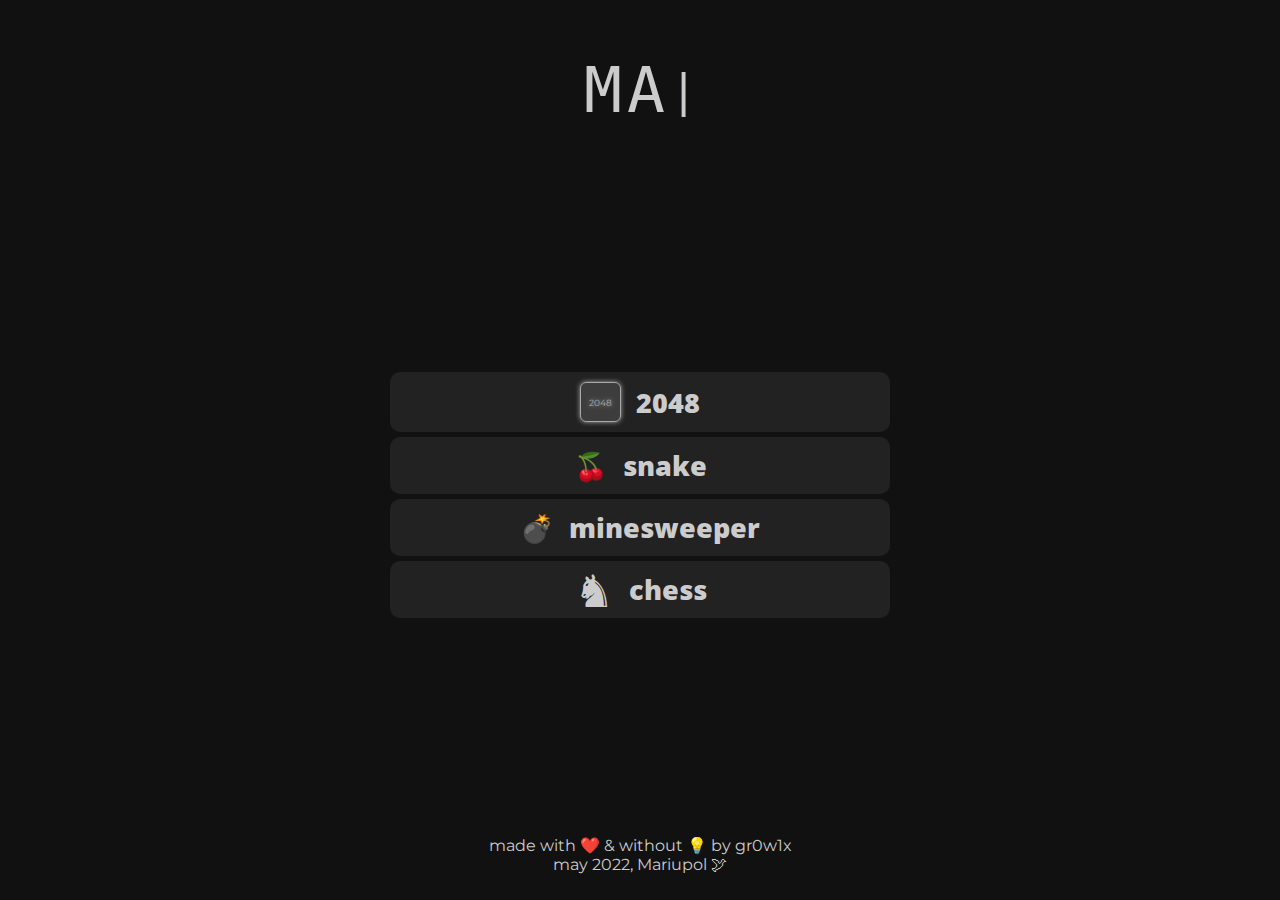
<file: index.html>
<!DOCTYPE html>
<html>
    <head>
        <meta charset="UTF-8">
        <meta name="viewport" content="width=device-width, initial-scale=1.0">
        <title>Mariupolio</title>
        <link rel="stylesheet" href="styles/common.css">
        <link rel="stylesheet" href="styles/main.css">
        <link rel="stylesheet" href="pages/games/2048/styles/2048.css">
    </head>
    <body class="flex flex-vertical flex-center">
        <header class="flex flex-fill no-select">
            <div id="logo" class="logo flex flex-center"></div>
        </header>
        <main class="flex flex-vertical flex-center">
            <div id="game-items" class="flex flex-vertical flex-center list-items">
            </div>
        </main>
        <footer class="flex flex-fill">
            <img>
            <div class="flex flex-vertical flex-center">
                <div>made with ❤️ & without 💡 by gr0w1x</div>
                <div>may 2022, Mariupol 🕊</div>
            </div>
            <img>
        </footer>
        <script src="scripts/games.js"></script>
        <script src="scripts/logo.js"></script>
        <script src="scripts/main.js"></script>
    </body>
</html>
</file>
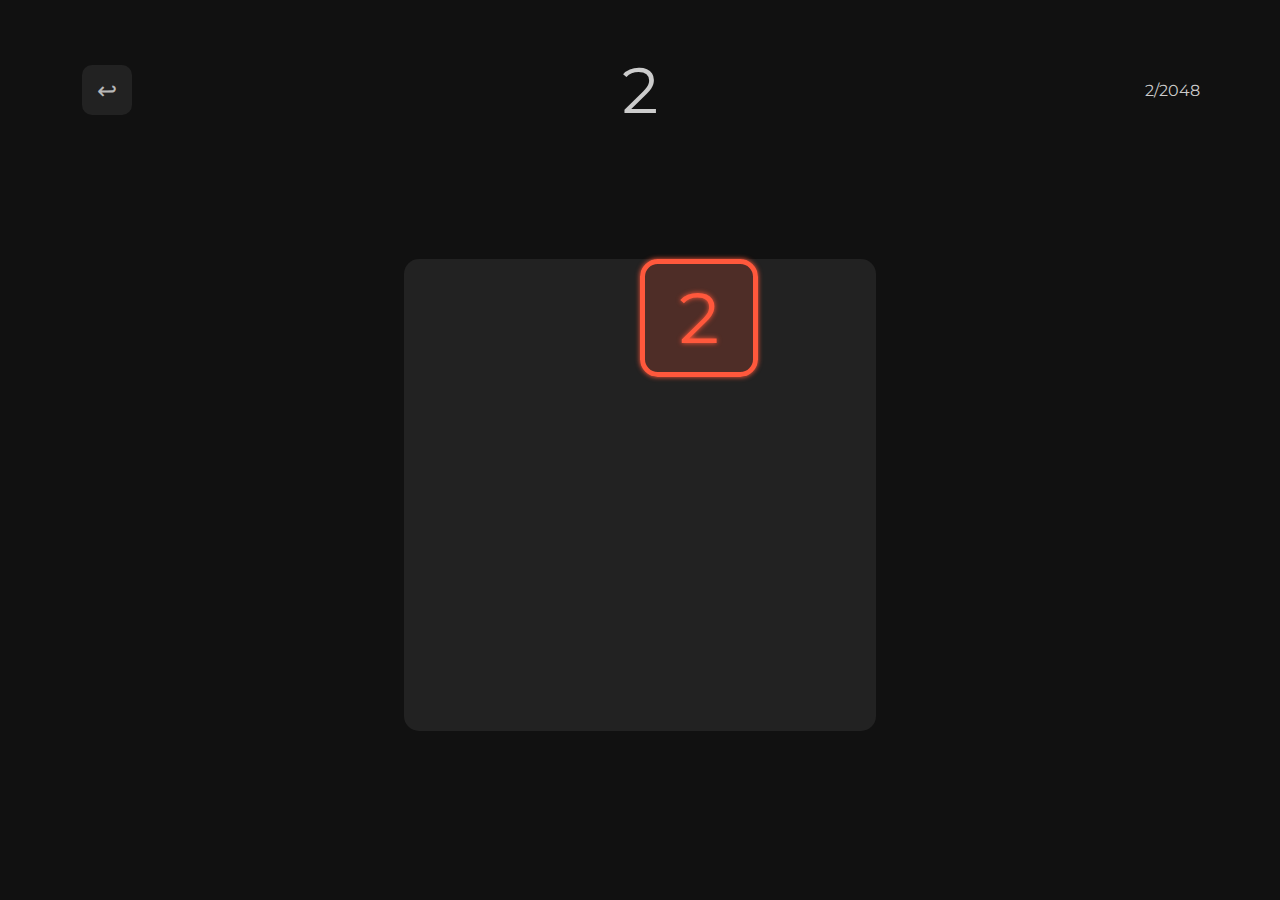
<file: pages/games/2048/game.html>
<!DOCTYPE html>
<html lang="en">
    <head>
        <meta charset="UTF-8">
        <meta name="viewport" content="width=device-width, initial-scale=1.0">
        <title>2048</title>
        <link rel="stylesheet" href="../../../styles/common.css">
        <link rel="stylesheet" href="./styles/2048.css">
    </head>
    <body class="game flex flex-vertical">
        <header class="interface-panel">
            <a class="text-link" href="../../../index.html">
                <button class="button-rect">↩</button>
            </a>
            <div id="score" class="no-select"></div>
            <div id="goal" class="no-select"></div>
        </header>
        <main class="flex flex-center">
            <div id="board"></div>
        </main>
        <footer class="flex flex-horizontal flex-center">
            <button id="retry" hidden>RETRY</button>
            <button id="save" hidden>SAVE</button>
        </footer>
        <script src="./scripts/game.js"></script>
    </body>
</html>
</file>
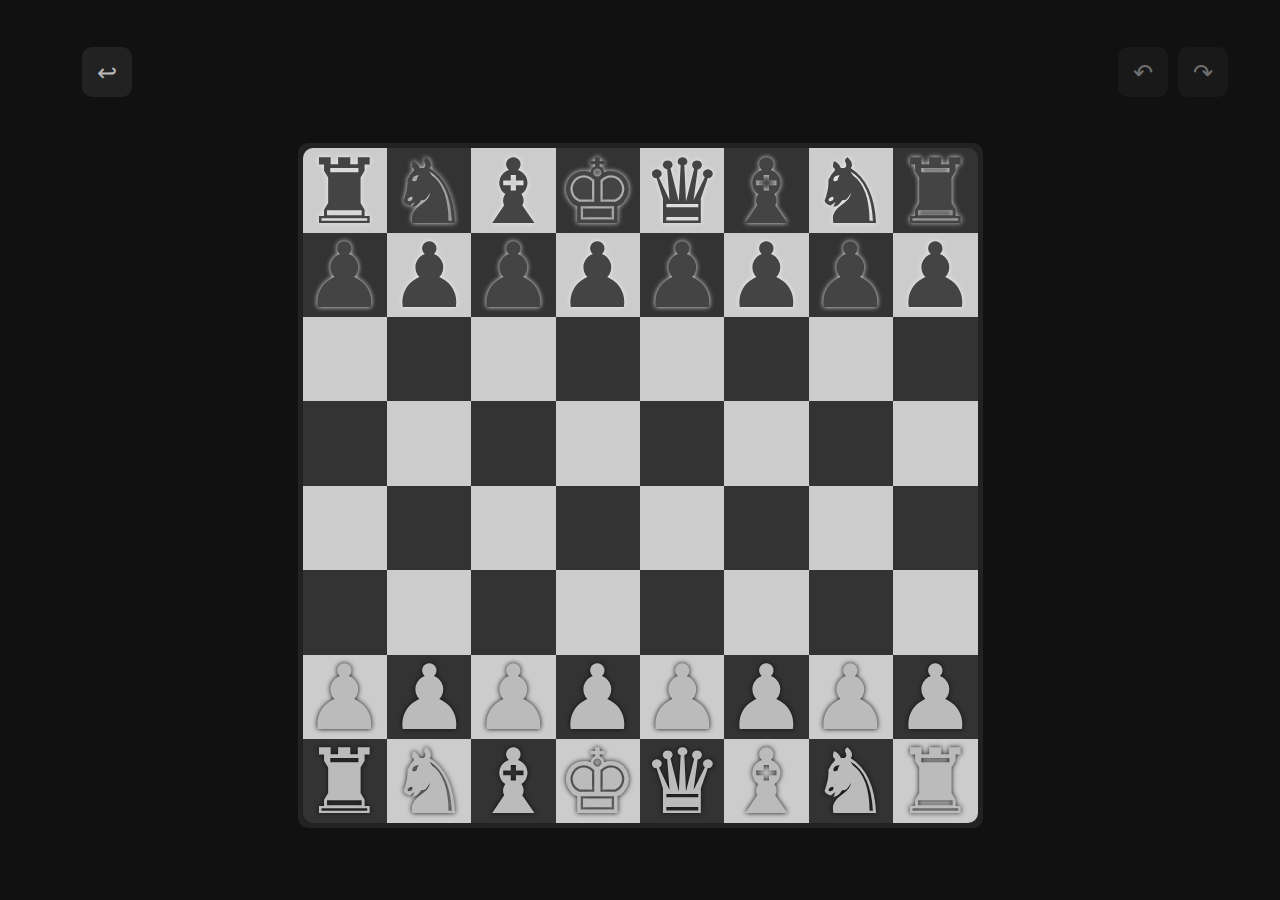
<file: pages/games/chess/game.html>
<!DOCTYPE html>
<html lang="en">
    <head>
        <meta charset="UTF-8">
        <meta name="viewport" content="width=device-width, initial-scale=1.0">
        <title>Chess</title>
        <link rel="stylesheet" href="../../../styles/common.css">
        <link rel="stylesheet" href="styles/chess.css">
    </head>
    <body class="game flex flex-vertical">
        <header class="interface-panel">
            <a class="text-link" href="../../../index.html">
                <button class="button-rect">↩</button>
            </a>
            <div></div>
            <div id="history" class="flex">
                <button id="undo" class="button-rect"><span>↶</span></button>
                <button id="redo" class="button-rect">↷</button>
            </div>
        </header>
        <main class="flex flex-center no-select">
            <div id="board-wrapper">
                <div id="board"></div>
            </div>
        </main>
        <footer class="flex flex-center">
            <div id="state" class="no-select"></div>
        </footer>
        <div class="modal flex flex-center flex-vertical" id="promote" hidden>
            <h1>Promote to</h1>
            <div class="content flex flex-horizontal" id="promote-options"></div>
        </div>
        <script src="scripts/tools.js"></script>
        <script src="scripts/game.js"></script>
        <script src="scripts/view.js"></script>
    </body>
</html>
</file>
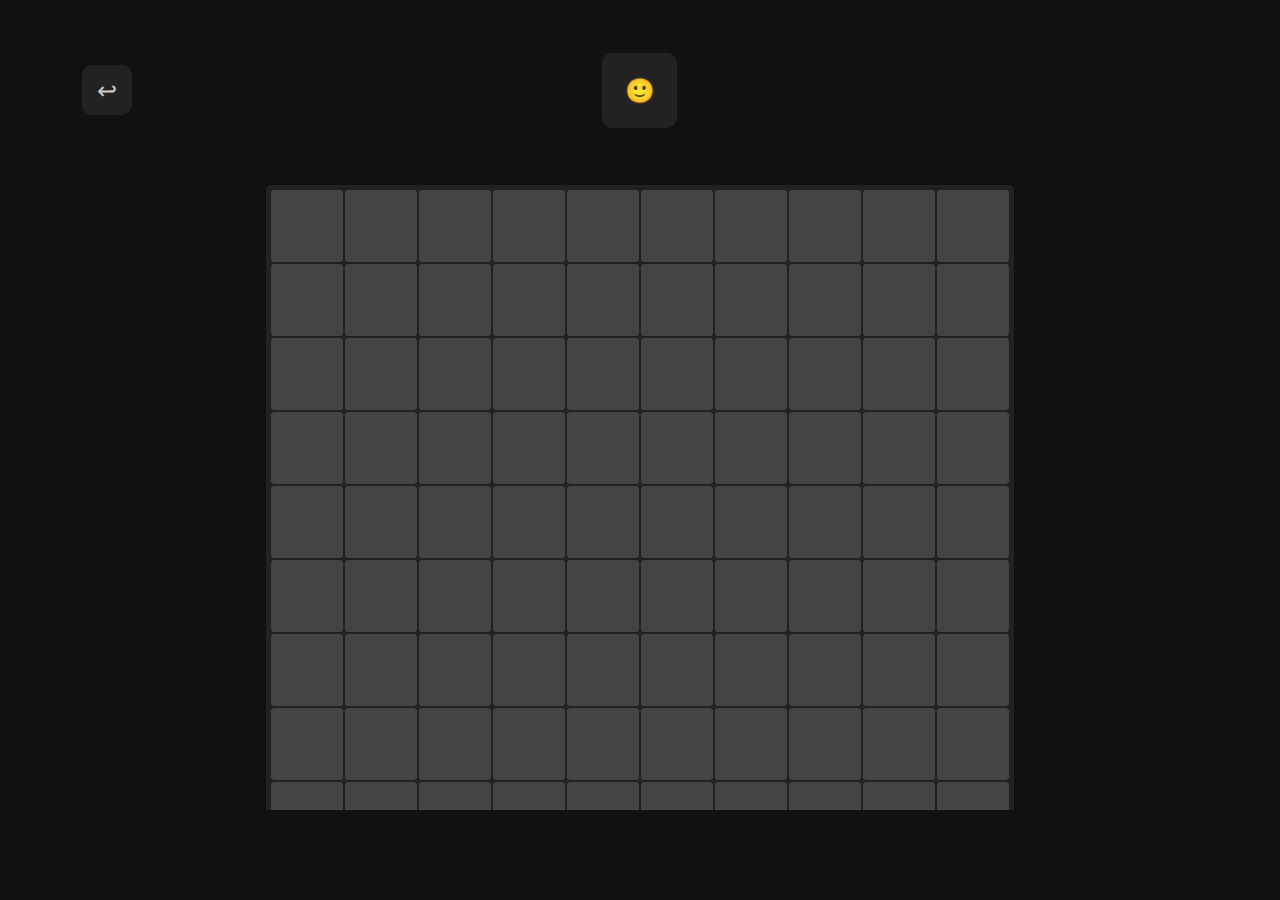
<file: pages/games/minesweeper/game.html>
<!DOCTYPE html>
<html lang="en">
    <head>
        <meta name="viewport" content="width=device-width, initial-scale=1.0">
        <meta charset="UTF-8">
        <title>Minesweeper</title>
        <link rel="stylesheet" href="../../../styles/common.css">
        <link rel="stylesheet" href="./styles/minesweeper.css">
    </head>
    <body class="game flex flex-vertical">
        <header class="interface-panel">
            <a href="../../../index.html" class="no-text-link">
                <button class="button-rect">↩</button>
            </a>
            <button id="state" class="button-rect flex flex-center"></button>
            <button id="random" class="button-rect" hidden>?</button>
        </header>
        <main>
            <div id="board"></div>
        </main>
        <footer class="interface-panel">
            <div id="count" class="no-select"></div>
            <div id="timer" class="no-select"></div>
            <button id="save" hidden>SAVE</button>
        </footer>
        <script src="scripts/game.js"></script>
    </body>
</html>
</file>
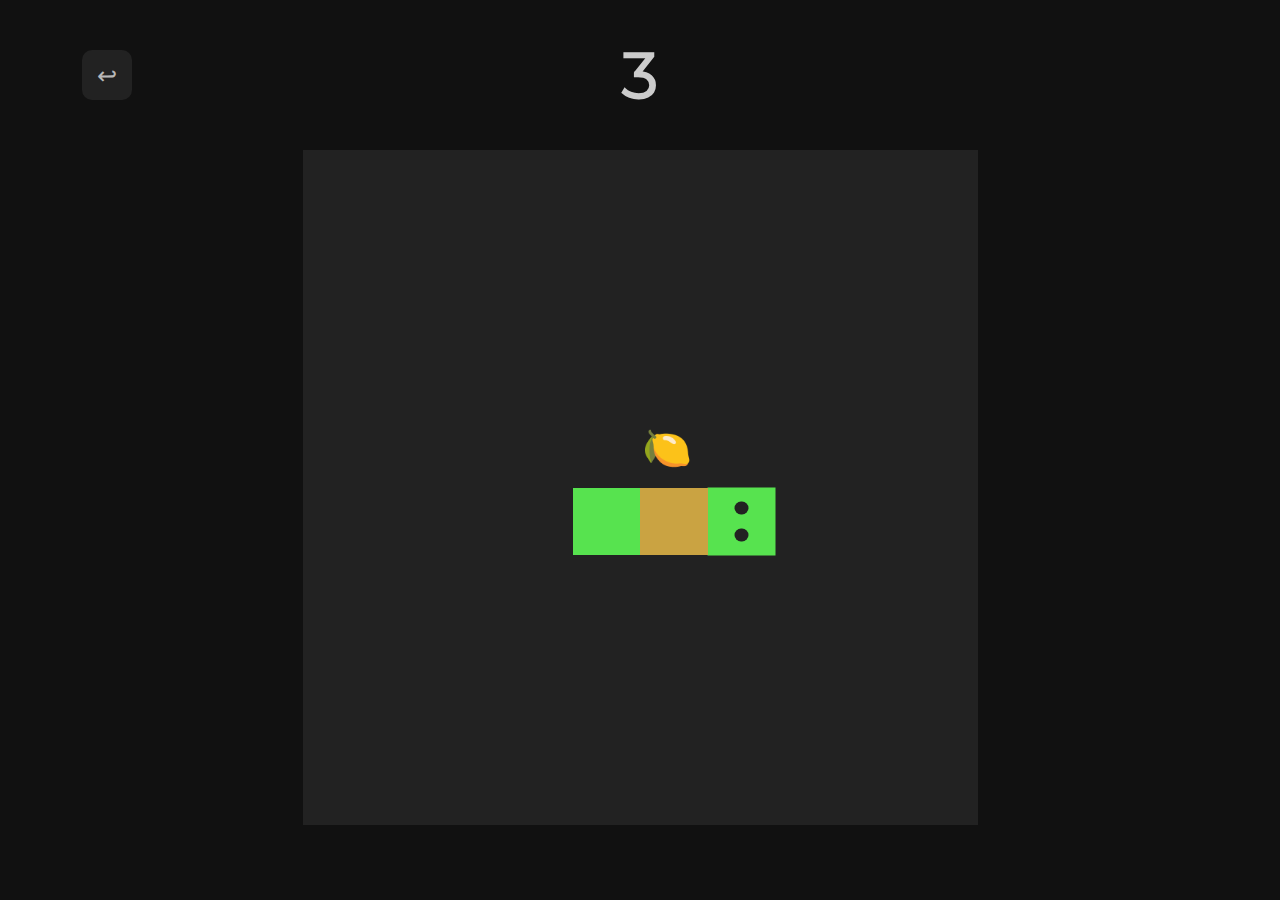
<file: pages/games/snake/game.html>
<!DOCTYPE html>
<html lang="en">
    <head>
        <meta charset="UTF-8">
        <meta name="viewport" content="width=device-width, initial-scale=1.0">
        <title>Snake</title>
        <link rel="stylesheet" href="./styles/snake.css">
        <link rel="stylesheet" href="../../../styles/common.css">
    </head>
    <body class="game flex flex-vertical">
        <header class="interface-panel">
            <a class="text-link" href="../../../index.html">
                <button class="button-rect">↩</button>
            </a>
            <div id="score" class="no-select"></div>
        </header>
        <main>
            <div id="board">
                <div></div>
                <div class="fruit"></div>
            </div>
        </main>
        <footer class="flex flex-center">
            <button id="retry">RETRY</button>
            <button id="save">SAVE</button>
        </footer>
        <script src="./scripts/game.js"></script>
    </body>
</html>
</file>
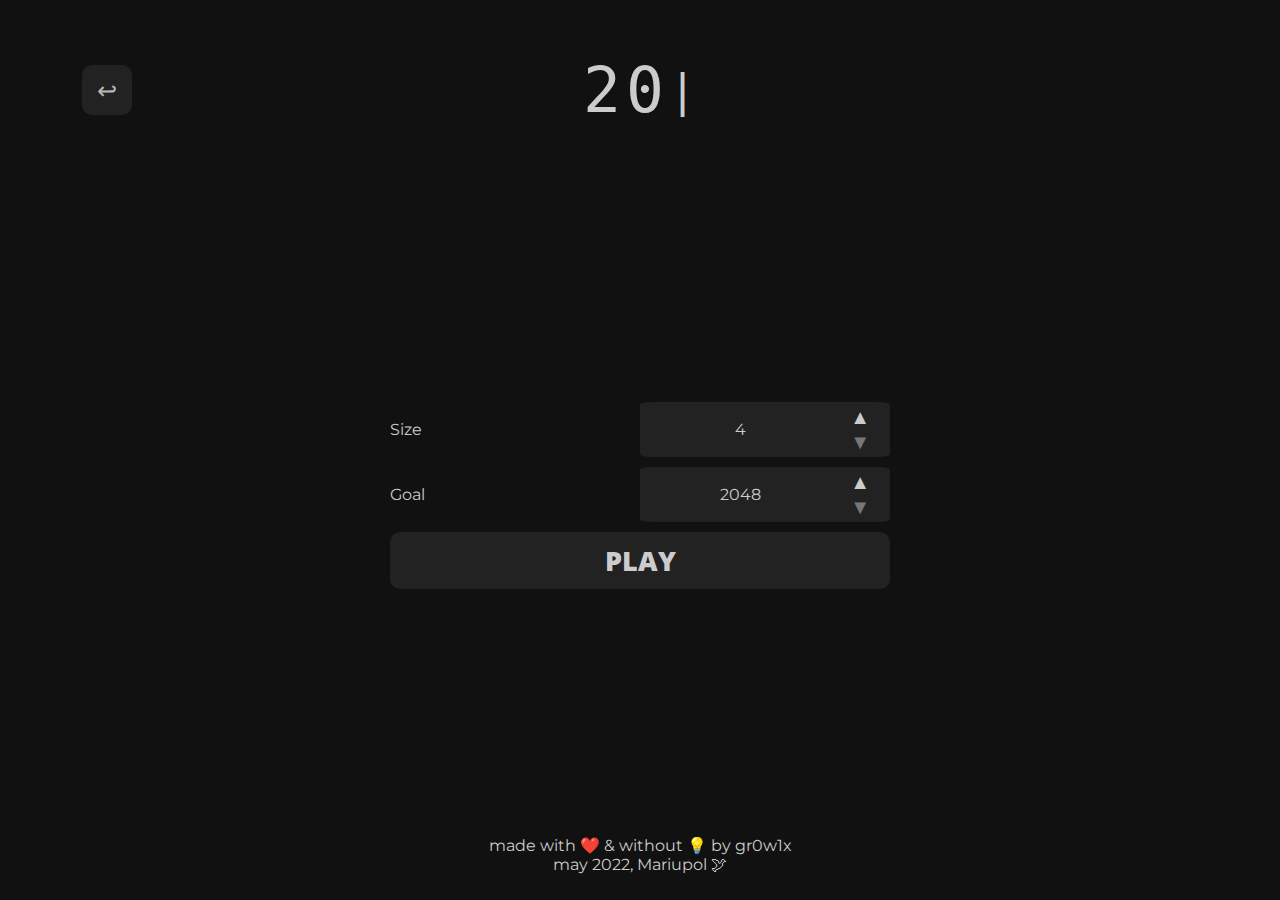
<file: pages/settings/2048/settings.html>
<!DOCTYPE html>
<html>
    <head>
        <meta charset="UTF-8">
        <meta name="viewport" content="width=device-width, initial-scale=1.0">
        <title>Mariupolio - 2048 Settings</title>
        <link rel="stylesheet" href="../../../styles/common.css">
        <link rel="stylesheet" href="../../../styles/main.css">
        <link rel="stylesheet" href="../../games/2048/styles/2048.css">
        <link rel="stylesheet" href="../common/styles/input.css">
        <link rel="stylesheet" href="../common/styles/settings.css">
    </head>
    <body class="game flex flex-vertical">
        <header class="interface-panel">
            <a class="text-link" href="../../../index.html">
                <button class="button-rect">↩</button>
            </a>
            <div id="logo" class="logo flex flex-center"></div>
        </header>
        <main class="flex flex-vertical flex-center">
            <div class="flex flex-vertical flex-center list-items">
                <div class="list-item flex flex-fill">
                    <span>Size</span>
                    <div id="size">
                    </div>
                </div>
                <div class="list-item flex flex-fill">
                    <span>Goal</span>
                    <div id="goal">
                    </div>
                </div>
                <div class="list-item">
                    <button id="submit" type="submit">PLAY</button>
                </a>
            </div>
        </main>
        <footer class="flex flex-fill">
            <img>
            <div class="flex flex-vertical flex-center">
                <div>made with ❤️ & without 💡 by gr0w1x</div>
                <div>may 2022, Mariupol 🕊</div>
            </div>
            <img>
        </footer>
        <script src="../../../scripts/logo.js"></script>
        <script src="../common/scripts/input.js"></script>
        <script src="scripts/settings.js"></script>
    </body>
</html>
</file>
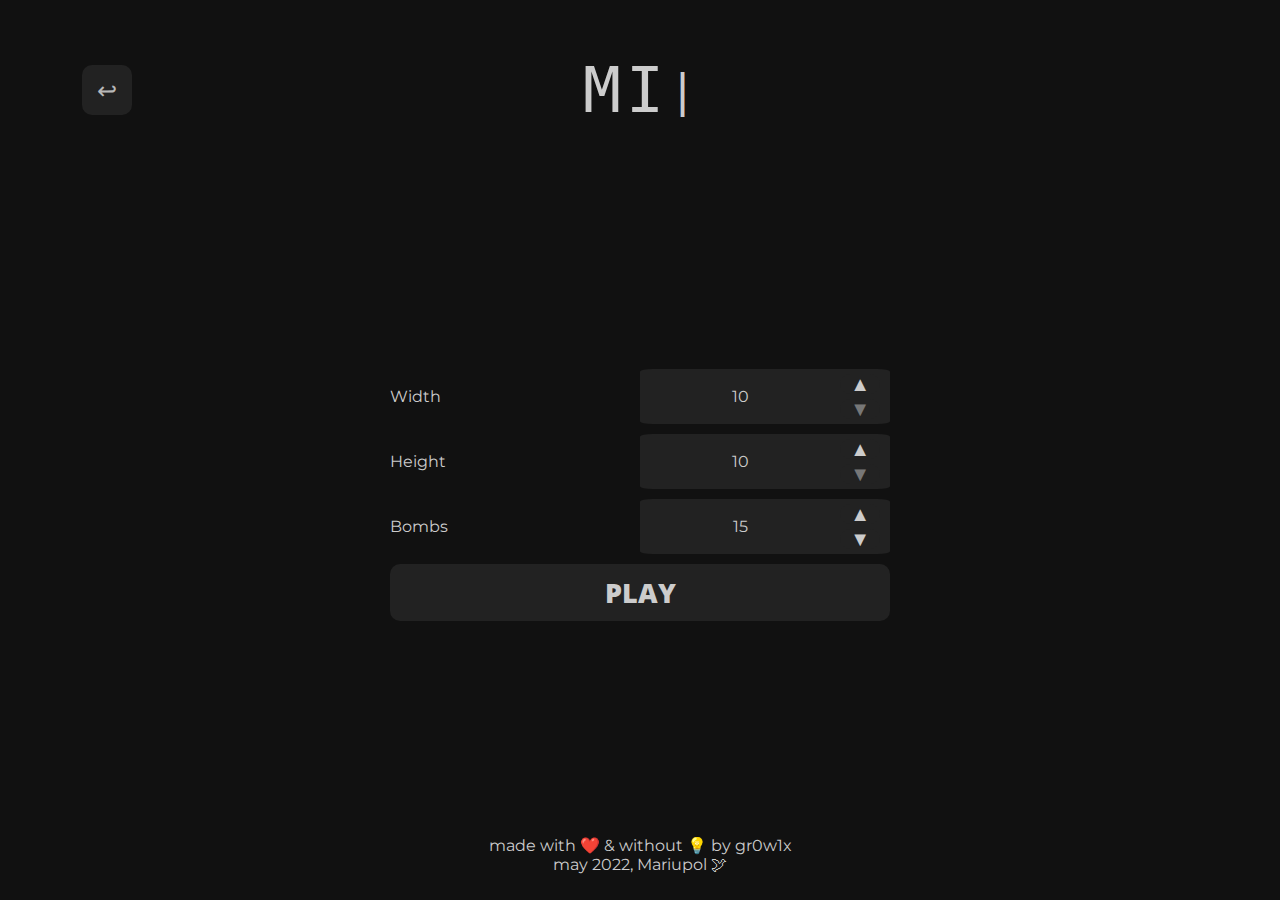
<file: pages/settings/minesweeper/settings.html>
<!DOCTYPE html>
<html>
    <head>
        <meta charset="UTF-8">
        <meta name="viewport" content="width=device-width, initial-scale=1.0">
        <title>Mariupolio - Minesweeper Settings</title>
        <link rel="stylesheet" href="../../../styles/common.css">
        <link rel="stylesheet" href="../../../styles/main.css">
        <link rel="stylesheet" href="../../games/2048/styles/2048.css">
        <link rel="stylesheet" href="../common/styles/input.css">
        <link rel="stylesheet" href="../common/styles/settings.css">
    </head>
    <body class="game flex flex-vertical">
        <header class="interface-panel">
            <a class="text-link" href="../../../index.html">
                <button class="button-rect">↩</button>
            </a>
            <div id="logo" class="logo flex flex-center"></div>
        </header>
        <main class="flex flex-vertical flex-center">
            <div class="flex flex-vertical flex-center list-items">
                <div class="list-item flex flex-fill">
                    <span>Width</span>
                    <div id="width">
                    </div>
                </div>
                <div class="list-item flex flex-fill">
                    <span>Height</span>
                    <div id="height">
                    </div>
                </div>
                <div class="list-item flex flex-fill">
                    <span>Bombs</span>
                    <div id="bombs">
                    </div>
                </div>
                <div class="list-item">
                    <button id="submit" type="submit">PLAY</button>
                </a>
            </div>
        </main>
        <footer class="flex flex-fill">
            <img>
            <div class="flex flex-vertical flex-center">
                <div>made with ❤️ & without 💡 by gr0w1x</div>
                <div>may 2022, Mariupol 🕊</div>
            </div>
            <img>
        </footer>
        <script src="../../../scripts/logo.js"></script>
        <script src="../common/scripts/input.js"></script>
        <script src="scripts/settings.js"></script>
    </body>
</html>
</file>
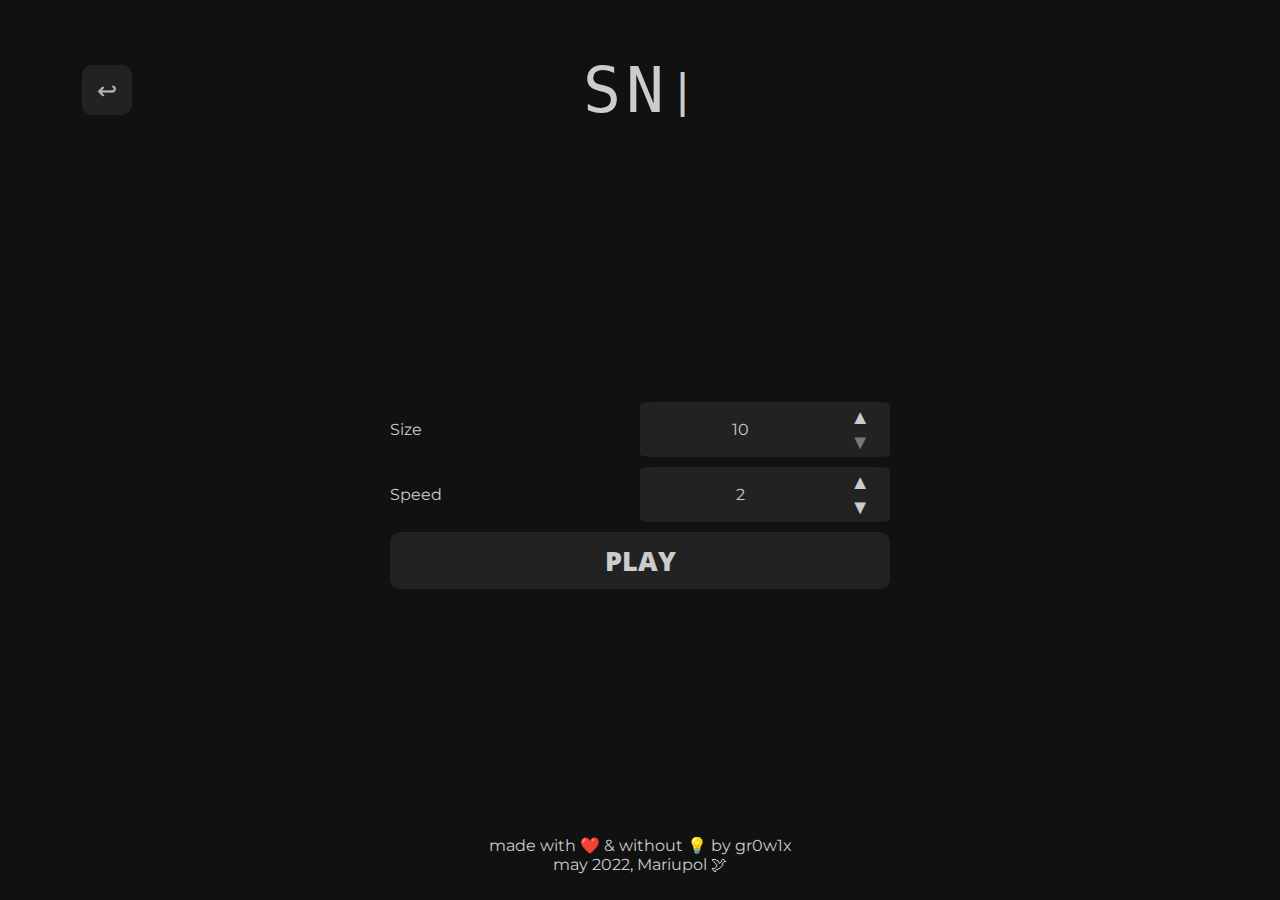
<file: pages/settings/snake/settings.html>
<!DOCTYPE html>
<html>
    <head>
        <meta charset="UTF-8">
        <meta name="viewport" content="width=device-width, initial-scale=1.0">
        <title>Mariupolio - Snake Settings</title>
        <link rel="stylesheet" href="../../../styles/common.css">
        <link rel="stylesheet" href="../../../styles/main.css">
        <link rel="stylesheet" href="../../games/2048/styles/2048.css">
        <link rel="stylesheet" href="../common/styles/input.css">
        <link rel="stylesheet" href="../common/styles/settings.css">
    </head>
    <body class="game flex flex-vertical">
        <header class="interface-panel">
            <a class="text-link" href="../../../index.html">
                <button class="button-rect">↩</button>
            </a>
            <div id="logo" class="logo flex flex-center"></div>
        </header>
        <main class="flex flex-vertical flex-center">
            <div class="flex flex-vertical flex-center list-items">
                <div class="list-item flex flex-fill">
                    <span>Size</span>
                    <div id="size">
                    </div>
                </div>
                <div class="list-item flex flex-fill">
                    <span>Speed</span>
                    <div id="speed">
                    </div>
                </div>
                <div class="list-item">
                    <button id="submit" type="submit">PLAY</button>
                </a>
            </div>
        </main>
        <footer class="flex flex-fill">
            <img>
            <div class="flex flex-vertical flex-center">
                <div>made with ❤️ & without 💡 by gr0w1x</div>
                <div>may 2022, Mariupol 🕊</div>
            </div>
            <img>
        </footer>
        <script src="../../../scripts/logo.js"></script>
        <script src="../common/scripts/input.js"></script>
        <script src="scripts/settings.js"></script>
    </body>
</html>
</file>
<file: styles/common.css>
html,
body {
    height: 100%;
    background: #111;
    color: #ccc;
    font-family: Text;
    margin: 0;
}

html {
    overscroll-behavior: none;
}

body {
    overflow: hidden;
}

* {
    box-sizing: border-box;
}

@viewport {
    user-zoom: fixed;
}

.flex {
    display: flex;
}

.flex-horizontal {
    flex-direction: row;
}

.flex-vertical {
    flex-direction: column;
}

.flex-center {
    align-items: center;
    justify-content: center;
}

.flex-fill {
    align-items: center;
    justify-content: space-between;
}

a {
    color: inherit;
    text-decoration: none;
    outline: none;
}

.text-link {
    color: #b8b8b8;
    transition: color 0.25s ease-in-out;
}
.text-link:hover,
.text-link:focus {
    color: #ddd;
}

.no-text-link {
    color: #ccc;
}

.no-select {
    user-select: none;
}

button {
    color: inherit;
    background: #222;
    padding: 10px;
    border: none;
    border-radius: 10px;
    outline: none;
    user-select: none;
    transition: 0.5s ease-in-out;
    transition-property: background-color, opacity;
    font-family: Header;
}
button:hover,
button:focus {
    background: #333;
}
button:disabled {
    opacity: 0.5;
}

.button-rect {
    width: 50px;
    height: 50px;
    line-height: 0;
    font-size: 1.5rem;
}

.game header,
.game footer {
    padding: 0 20px;
}

.game .interface-panel {
    display: grid;
    grid-template-columns: 1fr 5fr 1fr;
    align-items: center;
    align-content: center;
    justify-content: center;
    justify-items: center;
    grid-gap: 10px;
}

.game header {
    font: Header;
    flex-basis: 20%;
}
.game main {
    flex-basis: 70%;
}
.game footer {
    flex-basis: 10%;
}

@font-face {
    font-family: Text;
    src: url("../assets/fonts/Montserrat-Regular.ttf");
}

@font-face {
    font-family: Header;
    src: url("../assets/fonts/OpenSans-ExtraBold.ttf");
}

@font-face {
    font-family: Console;
    src: url("../assets/fonts/DejaVuSansMono.ttf");
}
</file>
<file: styles/main.css>
header {
    flex-basis: 20%;
}

.logo {
    gap: 5px;
}

.logo > span,
.logo::after {
    --color: #ccc;
    font-family: Console;
    font-size: 7vmin;
    font-weight: normal;
    text-align: center;
    color: var(--color);
}

.logo::after {
    content: "|";
    font-size: 5vmin;
    position: relative;
}
.logo.logo-animated::after {
    display: none;
}

.logo.logo-animated > span {
    animation: logo-light 1s ease-out forwards, logo-move var(--duration) var(--delay) linear infinite var(--direction);
}

@keyframes logo-light {
    from {
        text-shadow: 0 0 0 var(--color);
    }
    to {
        text-shadow: 0 0 10px var(--color);
    }
}

@keyframes logo-move {
    0%, 50%, 100% {
        transform: translateY(0);
    }
    25% {
        transform: translateY(var(--from));
    }
    75% {
        transform: translateY(var(--to));
    }
}

.logo .logo-1 {
    --color: rgb(95, 212, 95);
}

.logo .logo-0 {
    --color: rgb(209, 119, 103);
}

footer {
    width: 100%;
    flex-basis: 10%;
    padding: 0 20px;
    text-align: center;
}

main {
    flex-basis: 70%;
}

.list-items {
    gap: 5px;
    max-width: 70vw;
    width: 500px;
}

.list-item,
.list-item button {
    width: 100%;
}

.list-item button {
    display: grid;
    grid-auto-flow: column;
    grid-gap: 15px;
    align-items: center;
    justify-content: center;
    font-size: 3vmin;
}

.cell {
    animation: none !important;
}

@media screen and (max-width: 500px) {
    footer {
        font-size: 0.75rem;
    }
}
</file>
<file: pages/games/2048/styles/2048.css>
header,
footer {
    flex-grow: 1;
}

header {
    display: grid;
    grid-template-columns: 1fr 3fr 1fr;
    align-items: center;
    align-content: center;
    justify-content: center;
    justify-items: center;
}

#score {
    font-size: 4rem;
}
#goal {
    font-size: 1rem;
    font-family: Text;
    font-weight: lighter;
}

footer {
    gap: 5px;
}
footer button {
    width: 300px;
    max-width: 40vw;
}

main {
    overflow: hidden;
}

#board {
    padding: 5px;
    border-radius: 15px;
    background: #222;
    height: 80vmin;
    max-height: 75%;
    aspect-ratio: 1;
    position: relative;
}

.cell {
    --accent: transparent;
    --background: transparent;
    position: absolute;
    transition: 0.3s ease-in;
    transition-property: top, left;
    animation: cell-appear 0.5s ease-in-out;
    border-radius: 15%;
    border: 0.075em solid var(--accent);
    color: var(--accent);
    text-shadow: 0 0 5px var(--accent);
    box-shadow: 0 0 5px var(--accent);
    background: var(--background);
    display: flex;
    justify-content: center;
    align-items: center;
    user-select: none;
}

@keyframes cell-appear {
    from,
    50% {
        transform: scale(0);
    }
    to {
        transform: scale(1);
    }
}
</file>
<file: pages/games/chess/styles/chess.css>
header {
    display: grid;
    grid-template-columns: 1fr 3fr 1fr;
    align-items: center;
    align-content: center;
    justify-content: center;
    justify-items: center;
}

#state {
    font-size: 20px;
    grid-column: 2;
}

#board-wrapper {
    padding: 5px;
    background: #222;
    border-radius: 10px;
}

#board {
    width: 75vmin;
    height: 75vmin;
    position: relative;
}

#board > * {
    position: absolute;
    top: 0;
    left: 0;
    right: 0;
    bottom: 0;
}

.board-background,
.row {
    display: flex;
}

.board-background {
    flex-direction: row;
    border-radius: 10px;
    overflow: hidden;
}
.row {
    flex-direction: column;
}

.cell {
    width: 9.375vmin;
    height: 9.375vmin;
}

.row:nth-child(2n + 1) .cell:nth-child(2n + 1),
.row:nth-child(2n) .cell:nth-child(2n) {
    background: #ccc;
}

.row:nth-child(2n + 1) .cell:nth-child(2n),
.row:nth-child(2n) .cell:nth-child(2n + 1) {
    background: #333;
}

.figure,
.move {
    position: absolute;
    width: 12.5%;
    height: 12.5%;
    display: flex;
    align-items: center;
    justify-content: center;
    font-size: 10vmin;
    font-weight: normal;
    transition: 0.25s ease-in-out;
    transition-property: left, top;
    user-select: none;
}
.figure.white,
.move.white {
    color: #bbb;
    text-shadow: 0 0 5px #111;
}
.figure.black,
.move.black {
    color: #444;
    text-shadow: 0 0 5px #eee;
}

.move {
    z-index: 1;
    font-size: 5vmin;
}

#history {
    gap: 10px;
}

.modal {
    position: fixed;
    top: 0;
    left: 0;
    right: 0;
    bottom: 0;
    background: #1118;
    gap: 5px;
}
.modal .content {
    padding: 20px;
    background: #333;
    border-radius: 10px;
}
.modal[hidden] {
    display: none;
}

#promote-options {
    gap: 5px;
}
#promote-options input {
    display: none;
}
#promote-options label {
    font-size: 50px;
    font-weight: normal;
    padding: 0 10px;
}
</file>
<file: pages/games/minesweeper/styles/minesweeper.css>
header > * {
    margin: auto;
}

#state {
    width: 75px;
    height: 75px;
}

main {
    display: grid;
    justify-items: center;
    align-items: center;
    padding: 5px;
    overflow: auto auto;
}

.minesweeper-board {
    display: flex;
    gap: 2px;
    flex-direction: column;
    border-radius: 5px;
    background: #222;
    padding: 5px;
}

.minesweeper-row {
    display: flex;
    gap: 2px;
}

.minesweeper-cell {
    width: 8vmin;
    height: 8vmin;
    border-radius: 0.1em;
    border: none;
    padding: 0;
    outline: none;
    font-size: 4vmin;
    font-weight: bolder;
    font-family: Header;
    background: #444;
    color: transparent;
    display: grid;
    align-items: center;
    justify-content: center;
    transition: background-color 0.5s ease-in-out, color 0.5s ease-in-out;
    user-select: none;
}

.minesweeper-cell:hover,
.minesweeper-cell:focus:hover {
    background: #777;
}
.minesweeper-cell:focus {
    background: #444;
}

.minesweeper-cell.opened {
    background: #333 !important;
}

.minesweeper-cell.opened.bomb {
    background: #ff583c !important;
}

.minesweeper-cell.count-1 {
    color: #2d92e5;
}
.minesweeper-cell.count-2 {
    color: #ff583c;
}
.minesweeper-cell.count-3 {
    color: #4ada4a;
}
.minesweeper-cell.count-4 {
    color: #e1a638;
}
.minesweeper-cell.count-5 {
    color: #f4f45e;
}
.minesweeper-cell.count-6 {
    color: #d14cd1;
}
.minesweeper-cell.count-7 {
    color: #d0475e;
}
.minesweeper-cell.count-8 {
    color: #979797;
}

.minesweeper-cell.marked,
.minesweeper-cell.bomb {
    color: #ccc;
}

#timer,
#count {
    font-size: 2rem;
    font-family: Text;
}

#save {
    width: min-content;
    padding: 10px 20px;
    text-align: center;
    margin: auto;
}

#timer {
    width: 100%;
    text-align: center;
}
</file>
<file: pages/games/snake/styles/snake.css>
main {
    flex-basis: 100%;
    display: grid;
    align-items: center;
    justify-items: center;
}

#board {
    height: 75vmin;
    width: 75vmin;
    background: #222;
    position: relative;
    z-index: 0;
}

#score {
    font-size: 4rem;
    font-weight: bolder;
}

.snake {
    transition: 0.25s ease-out;
    transition-property: top, left;
    background: #caa342;
    z-index: 2;
}
.snake:nth-of-type(2n + 1) {
    background: #57e34f;
}

.snake:first-of-type {
    display: flex;
    align-items: center;
    justify-content: center;
    flex-direction: column;
    transition-property: top, left, transform;
}
.snake:first-of-type.LEFT {
    transform: rotateZ(0deg);
}
.snake:first-of-type.TOP {
    transform: rotateZ(90deg);
}
.snake:first-of-type.RIGHT {
    transform: rotateZ(180deg);
}
.snake:first-of-type.BOTTOM {
    transform: rotateZ(270deg);
}
.snake:first-of-type::before,
.snake:first-of-type::after {
    content: "";
    background: #222;
    width: 20%;
    height: 20%;
    border-radius: 50%;
    margin: 10%;
}

.snake:last-of-type {
    z-index: 1;
}

.fruit {
    display: flex;
    align-items: center;
    justify-content: center;
    user-select: none;
}

.snake,
.fruit {
    position: absolute;
    user-select: none;
}

footer {
    gap: 5px;
}
footer button {
    width: 300px;
    max-width: 40vw;
}
</file>
<file: pages/settings/common/styles/input.css>
.counter {
    display: grid;
    grid-template-columns: 1fr auto;
    grid-template-rows: 1fr 1fr;
    align-items: center;
    justify-content: center;
    grid-gap: 5px 10px;

    width: min-content;
    height: max-content;
    background: #222;
    border-radius: 5%;
    padding: 5px 10px;
}

.counter-label {
    grid-area: 1/1/-1/1;
    text-align: center;
}

.counter-increment,
.counter-decrement {
    width: 20px;
    height: 20px;
    font-size: 20px !important;
    line-height: 0;
}

.counter-increment {
    grid-area: 1/2;
}

.counter-decrement {
    grid-area: 2/2;
}
</file>
<file: pages/settings/common/styles/settings.css>
.counter {
    min-width: 50%;
}

.list-items {
    gap: 10px;
}
</file>
